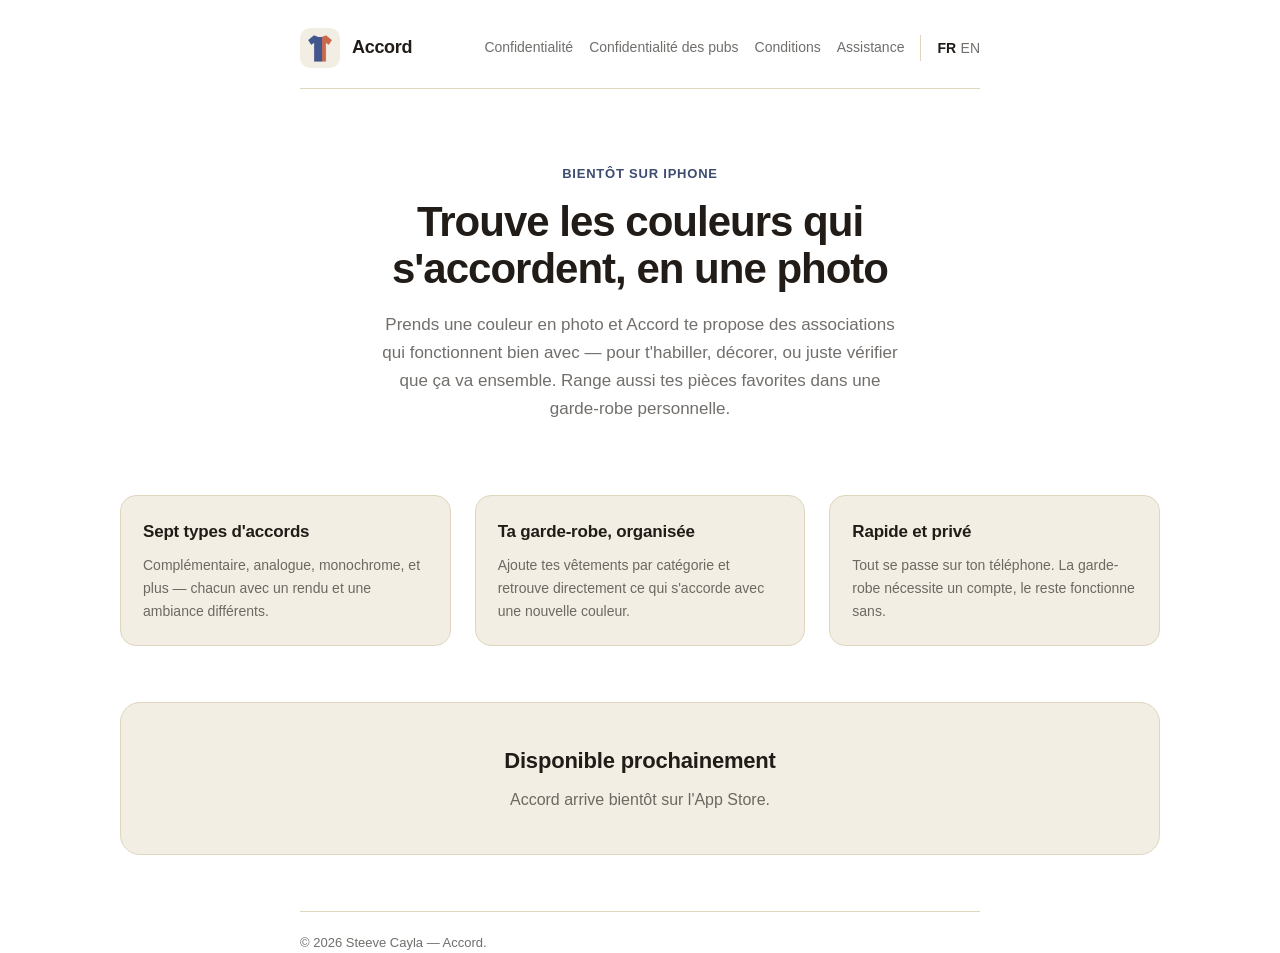
<file: index.html>
<!DOCTYPE html>
<html lang="fr">
<head>
  <meta charset="utf-8">
  <meta name="viewport" content="width=device-width, initial-scale=1">
  <title>Accord — Assortis tes couleurs</title>
  <meta name="description" content="Accord t'aide à trouver les couleurs qui s'accordent bien à partir d'une photo, et à organiser ta garde-robe personnelle.">
  <link rel="stylesheet" href="style.css">
  <link rel="icon" type="image/png" href="icon.png">
</head>
<body class="landing">
  <header>
    <img class="mark" src="icon.png" alt="Accord">
    <span class="name">Accord</span>
    <nav>
      <a href="privacy.html">Confidentialité</a>
      <a href="ad-privacy.html">Confidentialité des pubs</a>
      <a href="terms.html">Conditions</a>
      <a href="support.html">Assistance</a>
      <span class="lang-switch"><a class="current" href="index.html">FR</a> <a href="index-en.html">EN</a></span>
    </nav>
  </header>

  <main class="landing-main">
    <section class="hero">
      <p class="eyebrow">Bientôt sur iPhone</p>
      <h1>Trouve les couleurs qui s'accordent, en une photo</h1>
      <p class="lead">Prends une couleur en photo et Accord te propose des associations qui fonctionnent bien avec — pour t'habiller, décorer, ou juste vérifier que ça va ensemble. Range aussi tes pièces favorites dans une garde-robe personnelle.</p>
    </section>

    <section class="features">
      <div class="feature">
        <h2>Sept types d'accords</h2>
        <p>Complémentaire, analogue, monochrome, et plus — chacun avec un rendu et une ambiance différents.</p>
      </div>
      <div class="feature">
        <h2>Ta garde-robe, organisée</h2>
        <p>Ajoute tes vêtements par catégorie et retrouve directement ce qui s'accorde avec une nouvelle couleur.</p>
      </div>
      <div class="feature">
        <h2>Rapide et privé</h2>
        <p>Tout se passe sur ton téléphone. La garde-robe nécessite un compte, le reste fonctionne sans.</p>
      </div>
    </section>

    <section class="cta">
      <h2>Disponible prochainement</h2>
      <p>Accord arrive bientôt sur l'App Store.</p>
    </section>
  </main>

  <footer>© 2026 Steeve Cayla — Accord.</footer>
</body>
</html>
</file>
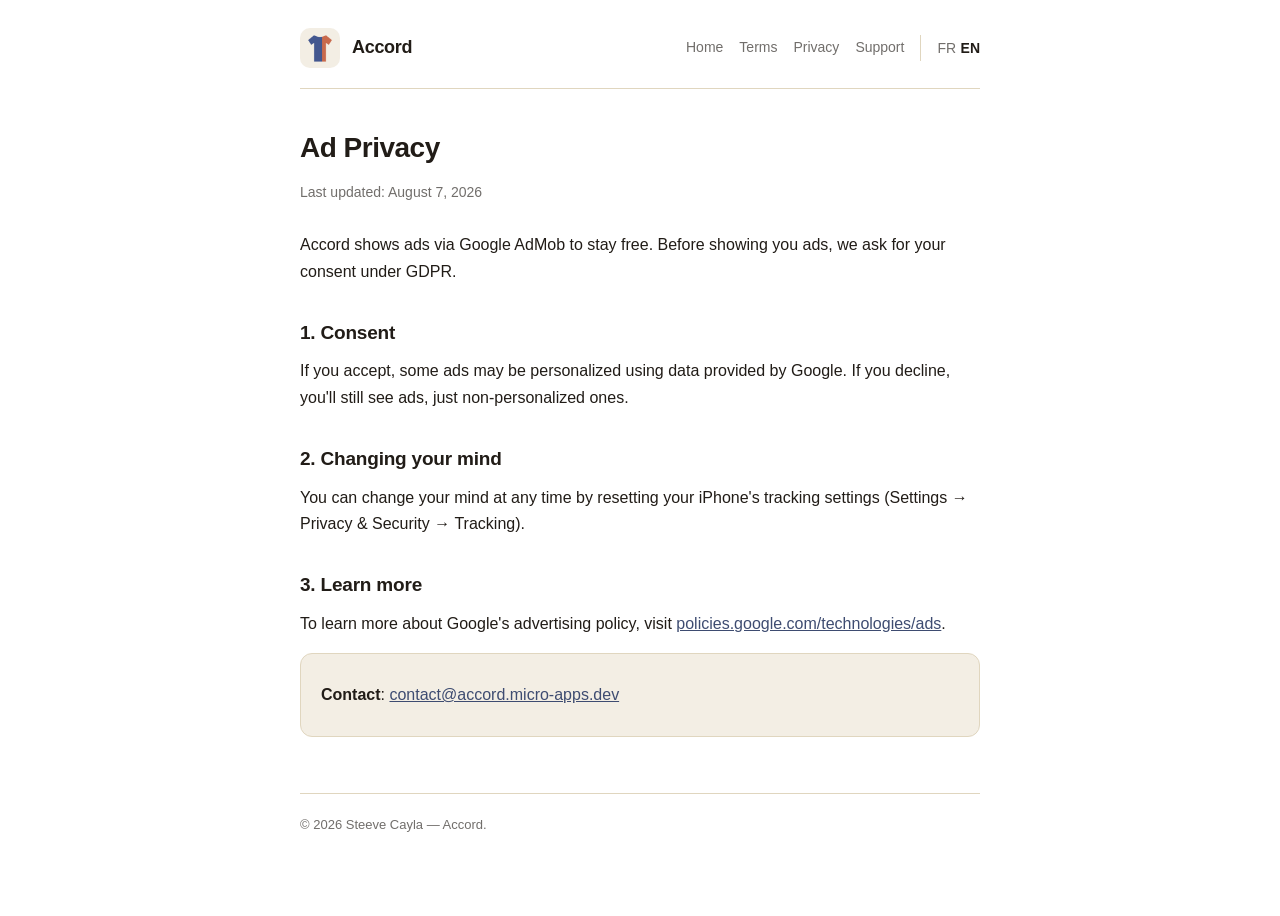
<file: ad-privacy-en.html>
<!DOCTYPE html>
<html lang="en">
<head>
  <meta charset="utf-8">
  <meta name="viewport" content="width=device-width, initial-scale=1">
  <title>Ad Privacy — Accord</title>
  <link rel="stylesheet" href="style.css">
  <link rel="icon" type="image/png" href="icon.png">
</head>
<body>
  <header>
    <img class="mark" src="icon.png" alt="Accord">
    <span class="name">Accord</span>
    <nav>
      <a href="index-en.html">Home</a>
      <a href="terms-en.html">Terms</a>
      <a href="privacy-en.html">Privacy</a>
      <a href="support-en.html">Support</a>
      <span class="lang-switch"><a href="ad-privacy.html">FR</a> <a class="current" href="ad-privacy-en.html">EN</a></span>
    </nav>
  </header>
  <main>
    <h1>Ad Privacy</h1>
    <p class="updated">Last updated: August 7, 2026</p>

    <p>Accord shows ads via Google AdMob to stay free. Before showing you ads, we ask for your consent under GDPR.</p>

    <h2>1. Consent</h2>
    <p>If you accept, some ads may be personalized using data provided by Google. If you decline, you'll still see ads, just non-personalized ones.</p>

    <h2>2. Changing your mind</h2>
    <p>You can change your mind at any time by resetting your iPhone's tracking settings (Settings → Privacy & Security → Tracking).</p>

    <h2>3. Learn more</h2>
    <p>To learn more about Google's advertising policy, visit <a href="https://policies.google.com/technologies/ads">policies.google.com/technologies/ads</a>.</p>

    <div class="card">
      <p><strong>Contact</strong>: <a href="mailto:contact@accord.micro-apps.dev">contact@accord.micro-apps.dev</a></p>
    </div>
  </main>
  <footer>© 2026 Steeve Cayla — Accord.</footer>
</body>
</html>
</file>
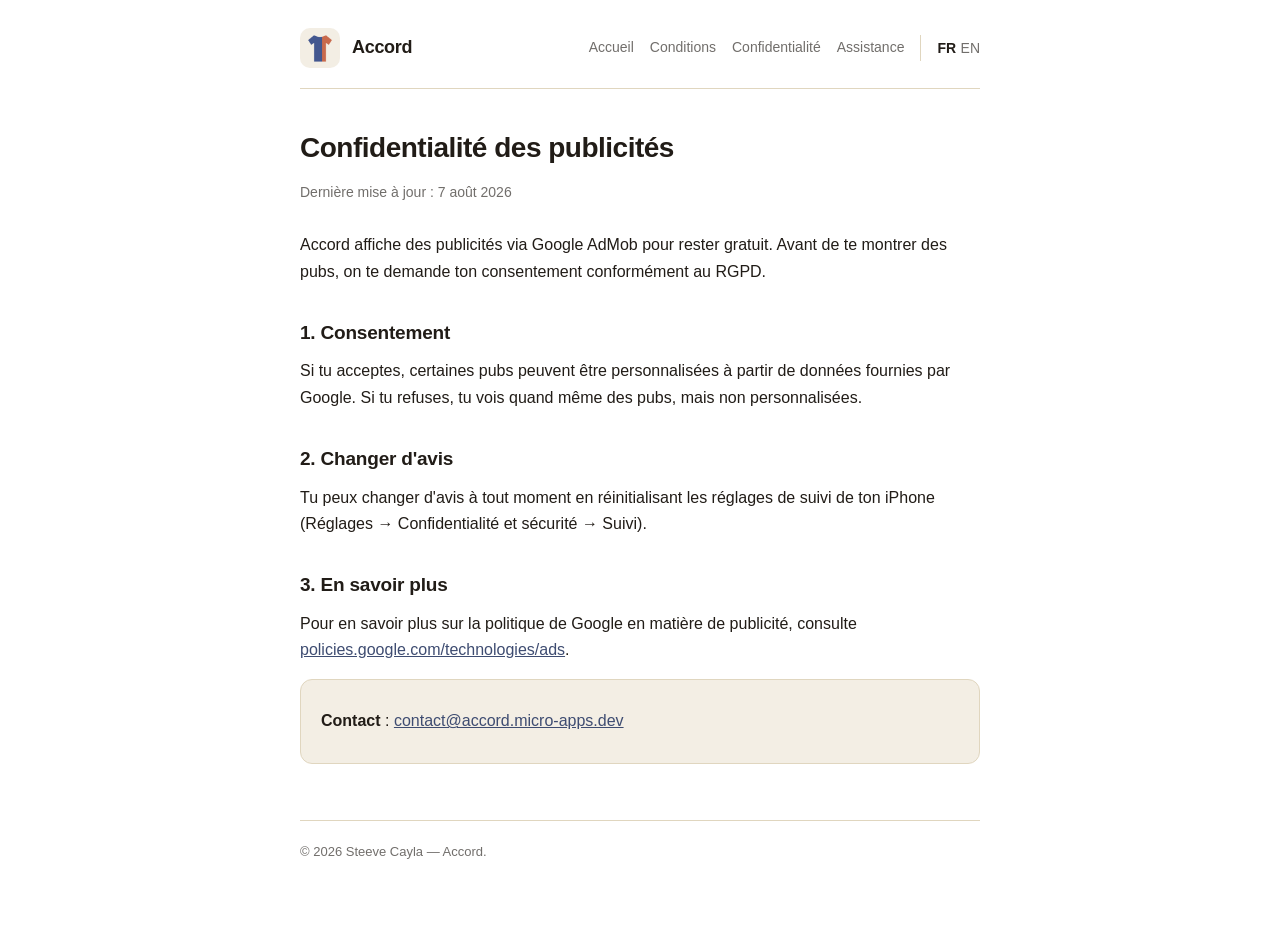
<file: ad-privacy.html>
<!DOCTYPE html>
<html lang="fr">
<head>
  <meta charset="utf-8">
  <meta name="viewport" content="width=device-width, initial-scale=1">
  <title>Confidentialité des pubs — Accord</title>
  <link rel="stylesheet" href="style.css">
  <link rel="icon" type="image/png" href="icon.png">
</head>
<body>
  <header>
    <img class="mark" src="icon.png" alt="Accord">
    <span class="name">Accord</span>
    <nav>
      <a href="index.html">Accueil</a>
      <a href="terms.html">Conditions</a>
      <a href="privacy.html">Confidentialité</a>
      <a href="support.html">Assistance</a>
      <span class="lang-switch"><a class="current" href="ad-privacy.html">FR</a> <a href="ad-privacy-en.html">EN</a></span>
    </nav>
  </header>
  <main>
    <h1>Confidentialité des publicités</h1>
    <p class="updated">Dernière mise à jour : 7 août 2026</p>

    <p>Accord affiche des publicités via Google AdMob pour rester gratuit. Avant de te montrer des pubs, on te demande ton consentement conformément au RGPD.</p>

    <h2>1. Consentement</h2>
    <p>Si tu acceptes, certaines pubs peuvent être personnalisées à partir de données fournies par Google. Si tu refuses, tu vois quand même des pubs, mais non personnalisées.</p>

    <h2>2. Changer d'avis</h2>
    <p>Tu peux changer d'avis à tout moment en réinitialisant les réglages de suivi de ton iPhone (Réglages → Confidentialité et sécurité → Suivi).</p>

    <h2>3. En savoir plus</h2>
    <p>Pour en savoir plus sur la politique de Google en matière de publicité, consulte <a href="https://policies.google.com/technologies/ads">policies.google.com/technologies/ads</a>.</p>

    <div class="card">
      <p><strong>Contact</strong> : <a href="mailto:contact@accord.micro-apps.dev">contact@accord.micro-apps.dev</a></p>
    </div>
  </main>
  <footer>© 2026 Steeve Cayla — Accord.</footer>
</body>
</html>
</file>
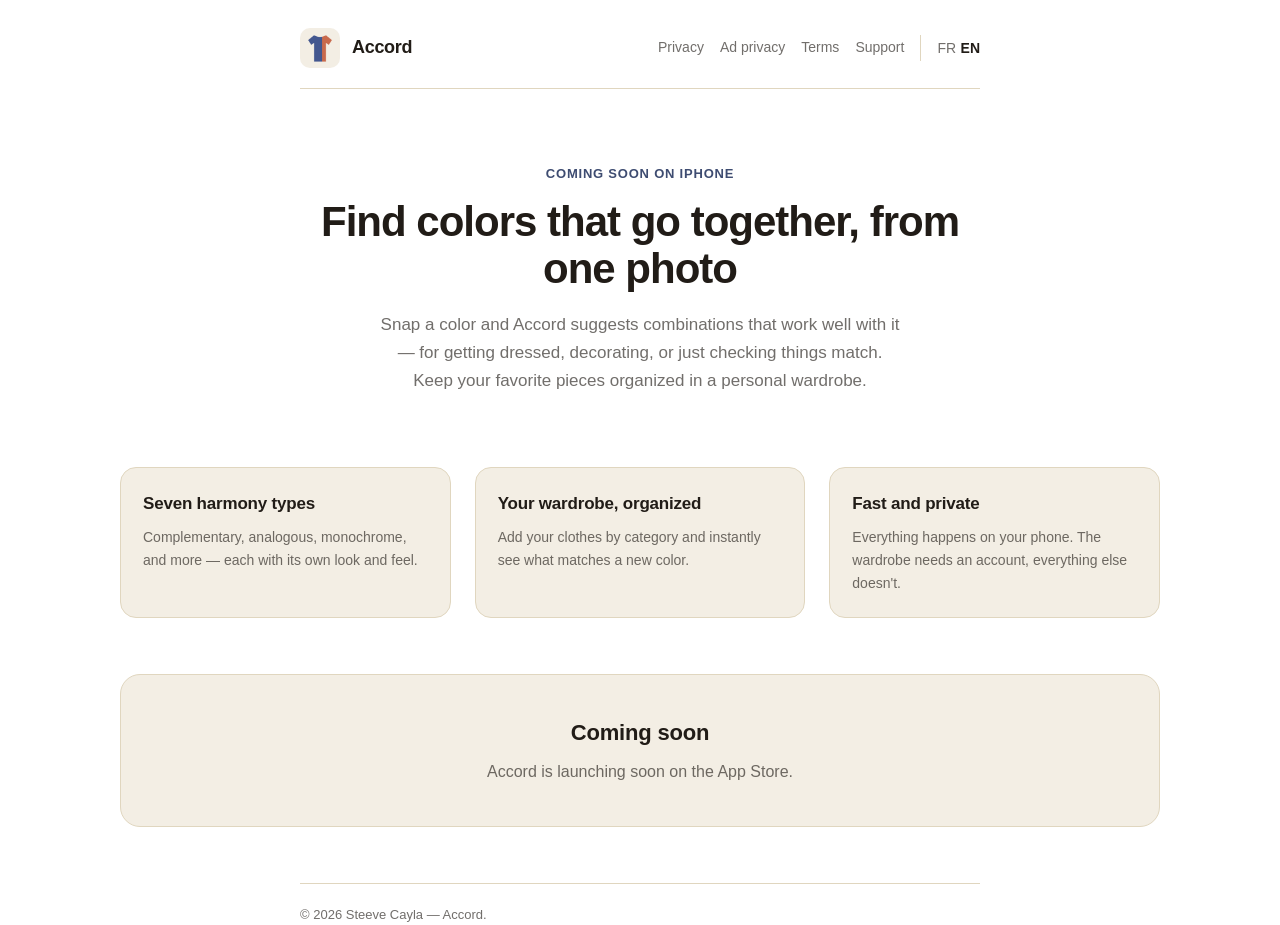
<file: index-en.html>
<!DOCTYPE html>
<html lang="en">
<head>
  <meta charset="utf-8">
  <meta name="viewport" content="width=device-width, initial-scale=1">
  <title>Accord — Match your colors</title>
  <meta name="description" content="Accord helps you find colors that go well together from a photo, and organize your personal wardrobe.">
  <link rel="stylesheet" href="style.css">
  <link rel="icon" type="image/png" href="icon.png">
</head>
<body class="landing">
  <header>
    <img class="mark" src="icon.png" alt="Accord">
    <span class="name">Accord</span>
    <nav>
      <a href="privacy-en.html">Privacy</a>
      <a href="ad-privacy-en.html">Ad privacy</a>
      <a href="terms-en.html">Terms</a>
      <a href="support-en.html">Support</a>
      <span class="lang-switch"><a href="index.html">FR</a> <a class="current" href="index-en.html">EN</a></span>
    </nav>
  </header>

  <main class="landing-main">
    <section class="hero">
      <p class="eyebrow">Coming soon on iPhone</p>
      <h1>Find colors that go together, from one photo</h1>
      <p class="lead">Snap a color and Accord suggests combinations that work well with it — for getting dressed, decorating, or just checking things match. Keep your favorite pieces organized in a personal wardrobe.</p>
    </section>

    <section class="features">
      <div class="feature">
        <h2>Seven harmony types</h2>
        <p>Complementary, analogous, monochrome, and more — each with its own look and feel.</p>
      </div>
      <div class="feature">
        <h2>Your wardrobe, organized</h2>
        <p>Add your clothes by category and instantly see what matches a new color.</p>
      </div>
      <div class="feature">
        <h2>Fast and private</h2>
        <p>Everything happens on your phone. The wardrobe needs an account, everything else doesn't.</p>
      </div>
    </section>

    <section class="cta">
      <h2>Coming soon</h2>
      <p>Accord is launching soon on the App Store.</p>
    </section>
  </main>

  <footer>© 2026 Steeve Cayla — Accord.</footer>
</body>
</html>
</file>
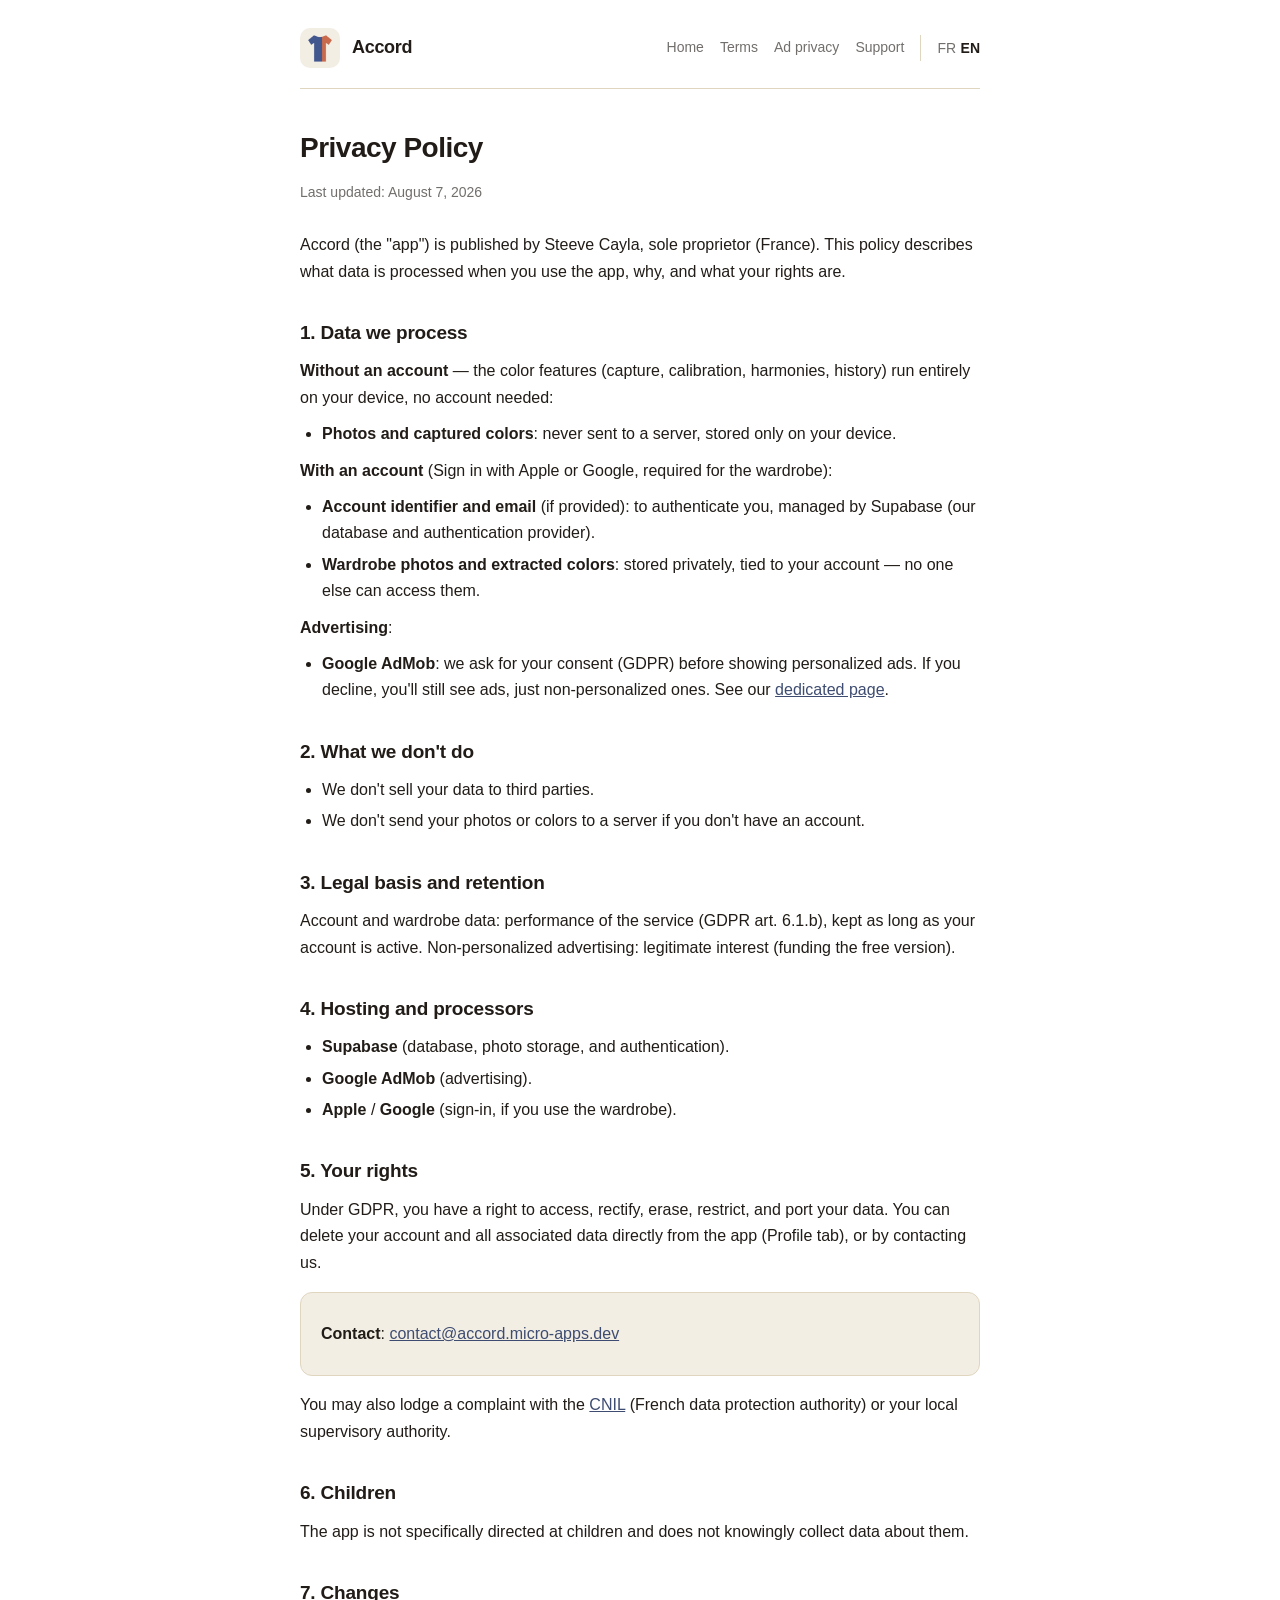
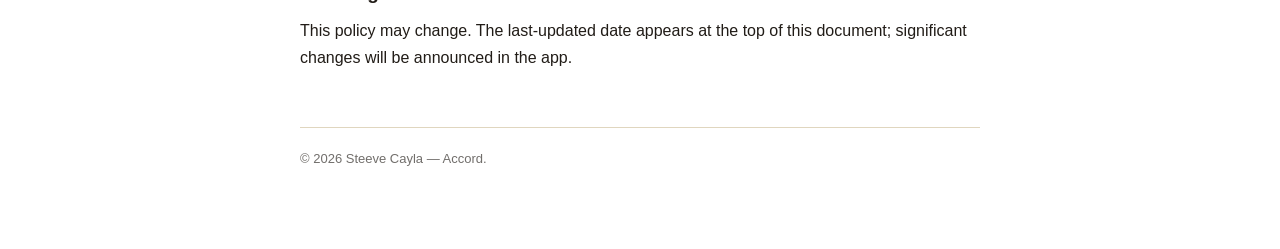
<file: privacy-en.html>
<!DOCTYPE html>
<html lang="en">
<head>
  <meta charset="utf-8">
  <meta name="viewport" content="width=device-width, initial-scale=1">
  <title>Privacy Policy — Accord</title>
  <link rel="stylesheet" href="style.css">
  <link rel="icon" type="image/png" href="icon.png">
</head>
<body>
  <header>
    <img class="mark" src="icon.png" alt="Accord">
    <span class="name">Accord</span>
    <nav>
      <a href="index-en.html">Home</a>
      <a href="terms-en.html">Terms</a>
      <a href="ad-privacy-en.html">Ad privacy</a>
      <a href="support-en.html">Support</a>
      <span class="lang-switch"><a href="privacy.html">FR</a> <a class="current" href="privacy-en.html">EN</a></span>
    </nav>
  </header>
  <main>
    <h1>Privacy Policy</h1>
    <p class="updated">Last updated: August 7, 2026</p>

    <p>Accord (the "app") is published by Steeve Cayla, sole proprietor (France). This policy describes what data is processed when you use the app, why, and what your rights are.</p>

    <h2>1. Data we process</h2>
    <p><strong>Without an account</strong> — the color features (capture, calibration, harmonies, history) run entirely on your device, no account needed:</p>
    <ul>
      <li><strong>Photos and captured colors</strong>: never sent to a server, stored only on your device.</li>
    </ul>
    <p><strong>With an account</strong> (Sign in with Apple or Google, required for the wardrobe):</p>
    <ul>
      <li><strong>Account identifier and email</strong> (if provided): to authenticate you, managed by Supabase (our database and authentication provider).</li>
      <li><strong>Wardrobe photos and extracted colors</strong>: stored privately, tied to your account — no one else can access them.</li>
    </ul>
    <p><strong>Advertising</strong>:</p>
    <ul>
      <li><strong>Google AdMob</strong>: we ask for your consent (GDPR) before showing personalized ads. If you decline, you'll still see ads, just non-personalized ones. See our <a href="ad-privacy-en.html">dedicated page</a>.</li>
    </ul>

    <h2>2. What we don't do</h2>
    <ul>
      <li>We don't sell your data to third parties.</li>
      <li>We don't send your photos or colors to a server if you don't have an account.</li>
    </ul>

    <h2>3. Legal basis and retention</h2>
    <p>Account and wardrobe data: performance of the service (GDPR art. 6.1.b), kept as long as your account is active. Non-personalized advertising: legitimate interest (funding the free version).</p>

    <h2>4. Hosting and processors</h2>
    <ul>
      <li><strong>Supabase</strong> (database, photo storage, and authentication).</li>
      <li><strong>Google AdMob</strong> (advertising).</li>
      <li><strong>Apple</strong> / <strong>Google</strong> (sign-in, if you use the wardrobe).</li>
    </ul>

    <h2>5. Your rights</h2>
    <p>Under GDPR, you have a right to access, rectify, erase, restrict, and port your data. You can delete your account and all associated data directly from the app (Profile tab), or by contacting us.</p>
    <div class="card">
      <p><strong>Contact</strong>: <a href="mailto:contact@accord.micro-apps.dev">contact@accord.micro-apps.dev</a></p>
    </div>
    <p>You may also lodge a complaint with the <a href="https://www.cnil.fr">CNIL</a> (French data protection authority) or your local supervisory authority.</p>

    <h2>6. Children</h2>
    <p>The app is not specifically directed at children and does not knowingly collect data about them.</p>

    <h2>7. Changes</h2>
    <p>This policy may change. The last-updated date appears at the top of this document; significant changes will be announced in the app.</p>
  </main>
  <footer>© 2026 Steeve Cayla — Accord.</footer>
</body>
</html>
</file>
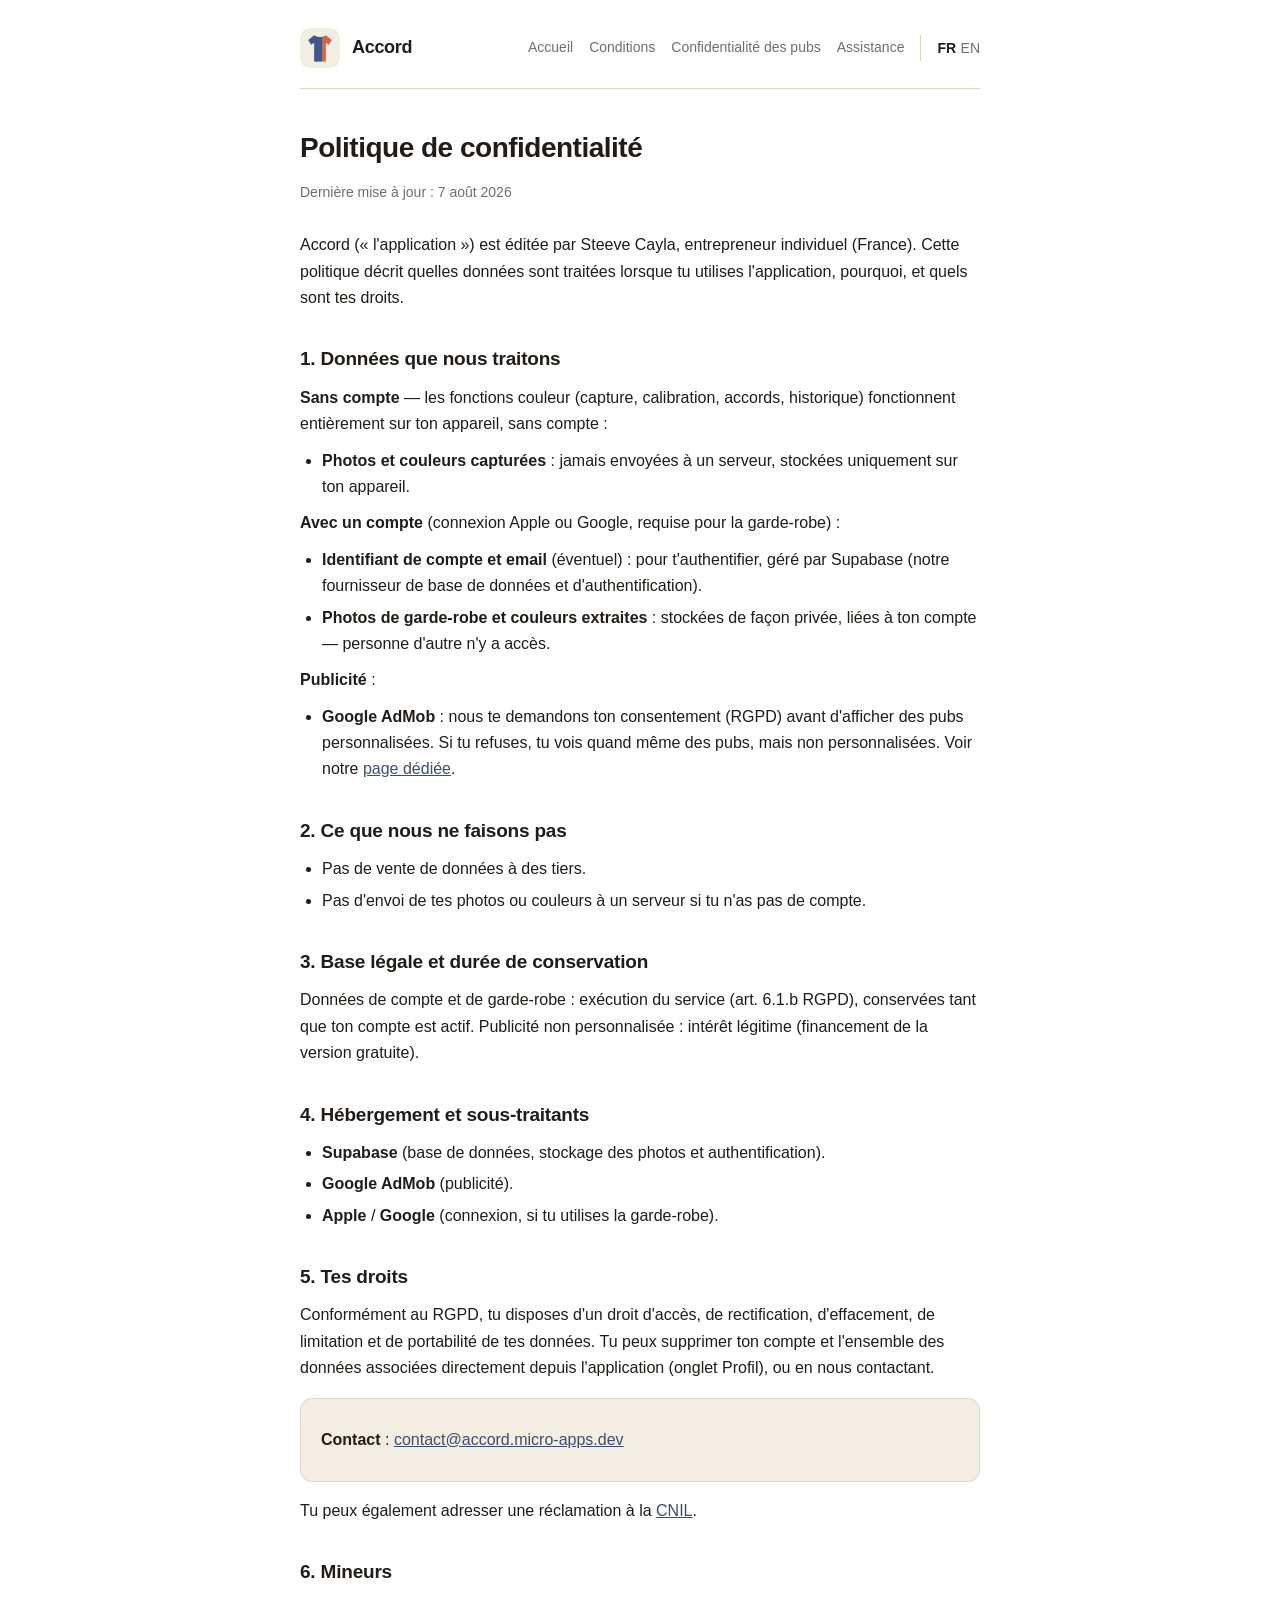
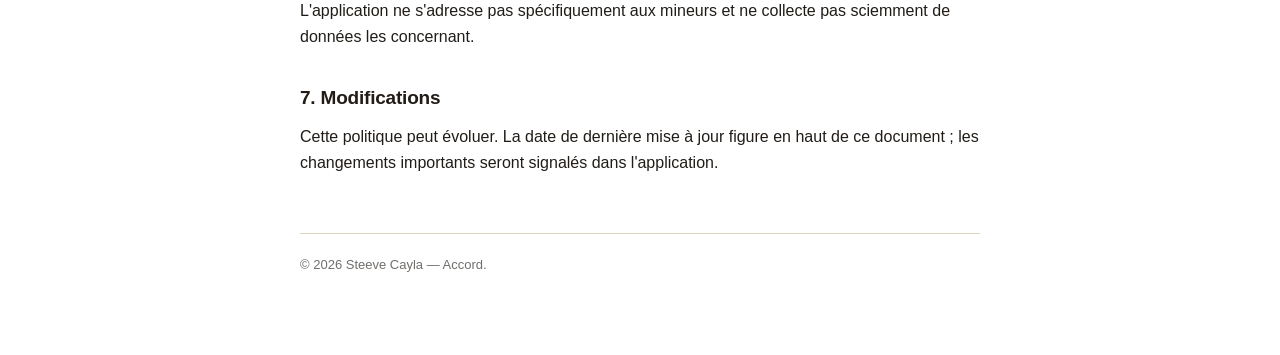
<file: privacy.html>
<!DOCTYPE html>
<html lang="fr">
<head>
  <meta charset="utf-8">
  <meta name="viewport" content="width=device-width, initial-scale=1">
  <title>Politique de confidentialité — Accord</title>
  <link rel="stylesheet" href="style.css">
  <link rel="icon" type="image/png" href="icon.png">
</head>
<body>
  <header>
    <img class="mark" src="icon.png" alt="Accord">
    <span class="name">Accord</span>
    <nav>
      <a href="index.html">Accueil</a>
      <a href="terms.html">Conditions</a>
      <a href="ad-privacy.html">Confidentialité des pubs</a>
      <a href="support.html">Assistance</a>
      <span class="lang-switch"><a class="current" href="privacy.html">FR</a> <a href="privacy-en.html">EN</a></span>
    </nav>
  </header>
  <main>
    <h1>Politique de confidentialité</h1>
    <p class="updated">Dernière mise à jour : 7 août 2026</p>

    <p>Accord (« l'application ») est éditée par Steeve Cayla, entrepreneur individuel (France). Cette politique décrit quelles données sont traitées lorsque tu utilises l'application, pourquoi, et quels sont tes droits.</p>

    <h2>1. Données que nous traitons</h2>
    <p><strong>Sans compte</strong> — les fonctions couleur (capture, calibration, accords, historique) fonctionnent entièrement sur ton appareil, sans compte :</p>
    <ul>
      <li><strong>Photos et couleurs capturées</strong> : jamais envoyées à un serveur, stockées uniquement sur ton appareil.</li>
    </ul>
    <p><strong>Avec un compte</strong> (connexion Apple ou Google, requise pour la garde-robe) :</p>
    <ul>
      <li><strong>Identifiant de compte et email</strong> (éventuel) : pour t'authentifier, géré par Supabase (notre fournisseur de base de données et d'authentification).</li>
      <li><strong>Photos de garde-robe et couleurs extraites</strong> : stockées de façon privée, liées à ton compte — personne d'autre n'y a accès.</li>
    </ul>
    <p><strong>Publicité</strong> :</p>
    <ul>
      <li><strong>Google AdMob</strong> : nous te demandons ton consentement (RGPD) avant d'afficher des pubs personnalisées. Si tu refuses, tu vois quand même des pubs, mais non personnalisées. Voir notre <a href="ad-privacy.html">page dédiée</a>.</li>
    </ul>

    <h2>2. Ce que nous ne faisons pas</h2>
    <ul>
      <li>Pas de vente de données à des tiers.</li>
      <li>Pas d'envoi de tes photos ou couleurs à un serveur si tu n'as pas de compte.</li>
    </ul>

    <h2>3. Base légale et durée de conservation</h2>
    <p>Données de compte et de garde-robe : exécution du service (art. 6.1.b RGPD), conservées tant que ton compte est actif. Publicité non personnalisée : intérêt légitime (financement de la version gratuite).</p>

    <h2>4. Hébergement et sous-traitants</h2>
    <ul>
      <li><strong>Supabase</strong> (base de données, stockage des photos et authentification).</li>
      <li><strong>Google AdMob</strong> (publicité).</li>
      <li><strong>Apple</strong> / <strong>Google</strong> (connexion, si tu utilises la garde-robe).</li>
    </ul>

    <h2>5. Tes droits</h2>
    <p>Conformément au RGPD, tu disposes d'un droit d'accès, de rectification, d'effacement, de limitation et de portabilité de tes données. Tu peux supprimer ton compte et l'ensemble des données associées directement depuis l'application (onglet Profil), ou en nous contactant.</p>
    <div class="card">
      <p><strong>Contact</strong> : <a href="mailto:contact@accord.micro-apps.dev">contact@accord.micro-apps.dev</a></p>
    </div>
    <p>Tu peux également adresser une réclamation à la <a href="https://www.cnil.fr">CNIL</a>.</p>

    <h2>6. Mineurs</h2>
    <p>L'application ne s'adresse pas spécifiquement aux mineurs et ne collecte pas sciemment de données les concernant.</p>

    <h2>7. Modifications</h2>
    <p>Cette politique peut évoluer. La date de dernière mise à jour figure en haut de ce document ; les changements importants seront signalés dans l'application.</p>
  </main>
  <footer>© 2026 Steeve Cayla — Accord.</footer>
</body>
</html>
</file>
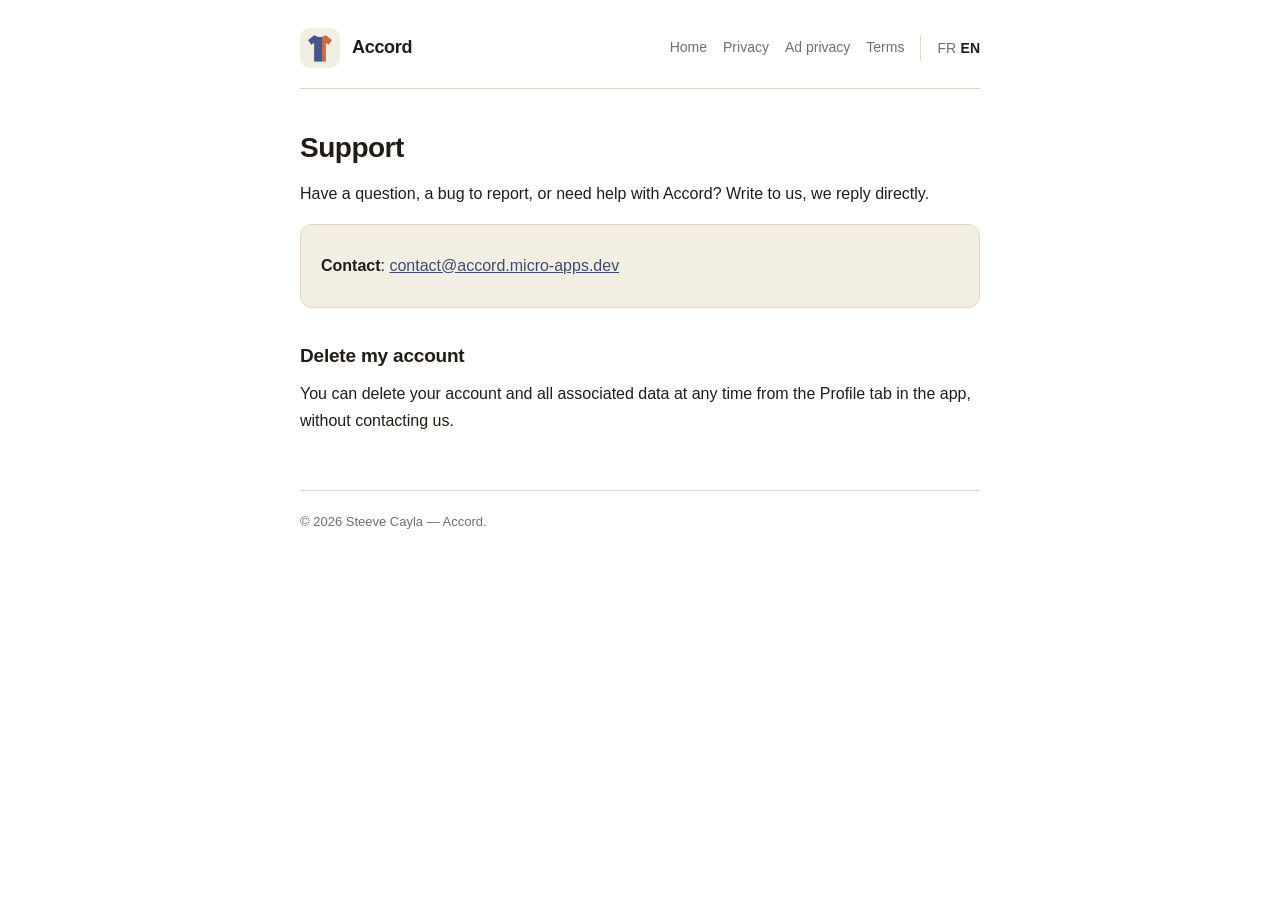
<file: support-en.html>
<!DOCTYPE html>
<html lang="en">
<head>
  <meta charset="utf-8">
  <meta name="viewport" content="width=device-width, initial-scale=1">
  <title>Support — Accord</title>
  <link rel="stylesheet" href="style.css">
  <link rel="icon" type="image/png" href="icon.png">
</head>
<body>
  <header>
    <img class="mark" src="icon.png" alt="Accord">
    <span class="name">Accord</span>
    <nav>
      <a href="index-en.html">Home</a>
      <a href="privacy-en.html">Privacy</a>
      <a href="ad-privacy-en.html">Ad privacy</a>
      <a href="terms-en.html">Terms</a>
      <span class="lang-switch"><a href="support.html">FR</a> <a class="current" href="support-en.html">EN</a></span>
    </nav>
  </header>
  <main>
    <h1>Support</h1>
    <p>Have a question, a bug to report, or need help with Accord? Write to us, we reply directly.</p>

    <div class="card">
      <p><strong>Contact</strong>: <a href="mailto:contact@accord.micro-apps.dev">contact@accord.micro-apps.dev</a></p>
    </div>

    <h2>Delete my account</h2>
    <p>You can delete your account and all associated data at any time from the Profile tab in the app, without contacting us.</p>
  </main>
  <footer>© 2026 Steeve Cayla — Accord.</footer>
</body>
</html>
</file>
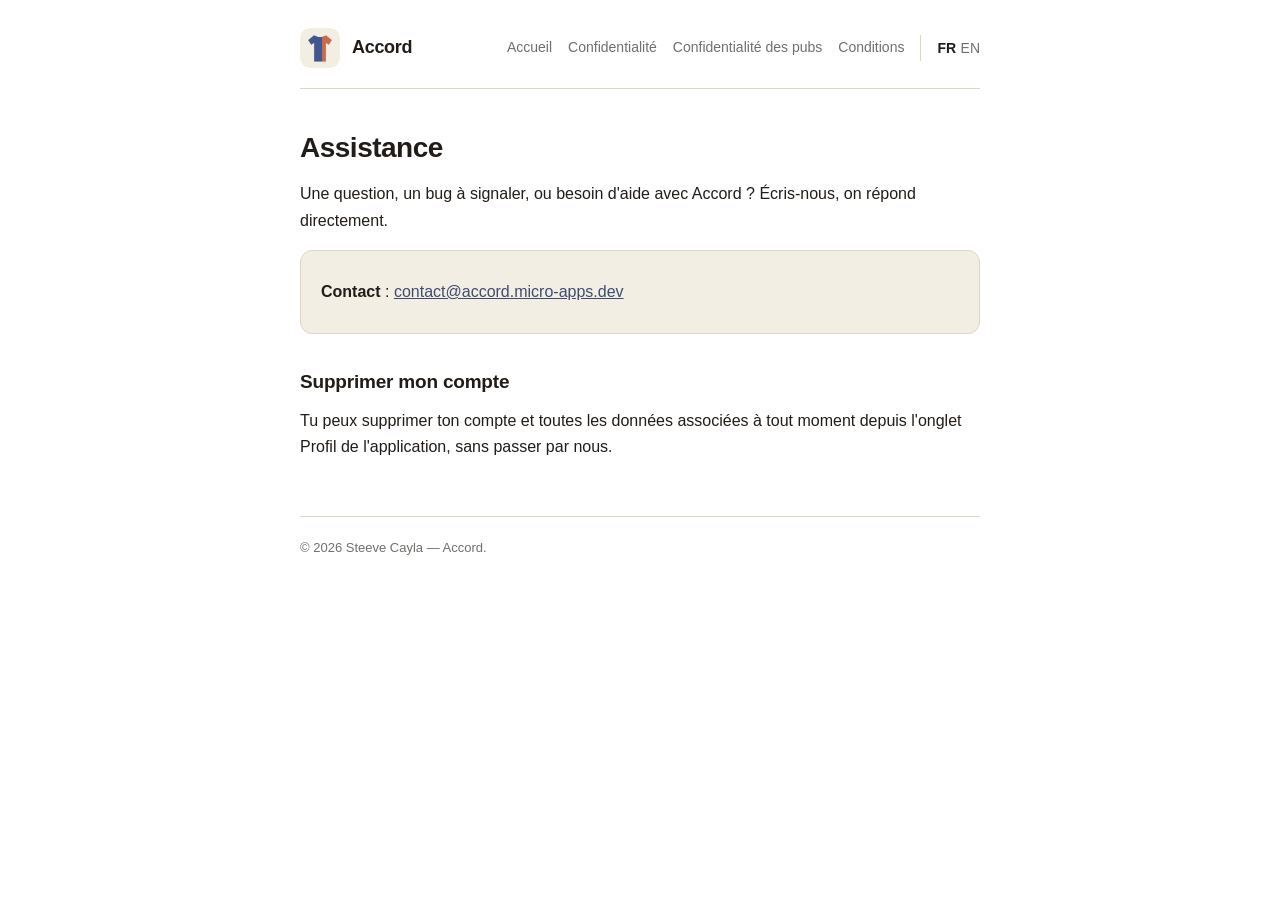
<file: support.html>
<!DOCTYPE html>
<html lang="fr">
<head>
  <meta charset="utf-8">
  <meta name="viewport" content="width=device-width, initial-scale=1">
  <title>Assistance — Accord</title>
  <link rel="stylesheet" href="style.css">
  <link rel="icon" type="image/png" href="icon.png">
</head>
<body>
  <header>
    <img class="mark" src="icon.png" alt="Accord">
    <span class="name">Accord</span>
    <nav>
      <a href="index.html">Accueil</a>
      <a href="privacy.html">Confidentialité</a>
      <a href="ad-privacy.html">Confidentialité des pubs</a>
      <a href="terms.html">Conditions</a>
      <span class="lang-switch"><a class="current" href="support.html">FR</a> <a href="support-en.html">EN</a></span>
    </nav>
  </header>
  <main>
    <h1>Assistance</h1>
    <p>Une question, un bug à signaler, ou besoin d'aide avec Accord ? Écris-nous, on répond directement.</p>

    <div class="card">
      <p><strong>Contact</strong> : <a href="mailto:contact@accord.micro-apps.dev">contact@accord.micro-apps.dev</a></p>
    </div>

    <h2>Supprimer mon compte</h2>
    <p>Tu peux supprimer ton compte et toutes les données associées à tout moment depuis l'onglet Profil de l'application, sans passer par nous.</p>
  </main>
  <footer>© 2026 Steeve Cayla — Accord.</footer>
</body>
</html>
</file>
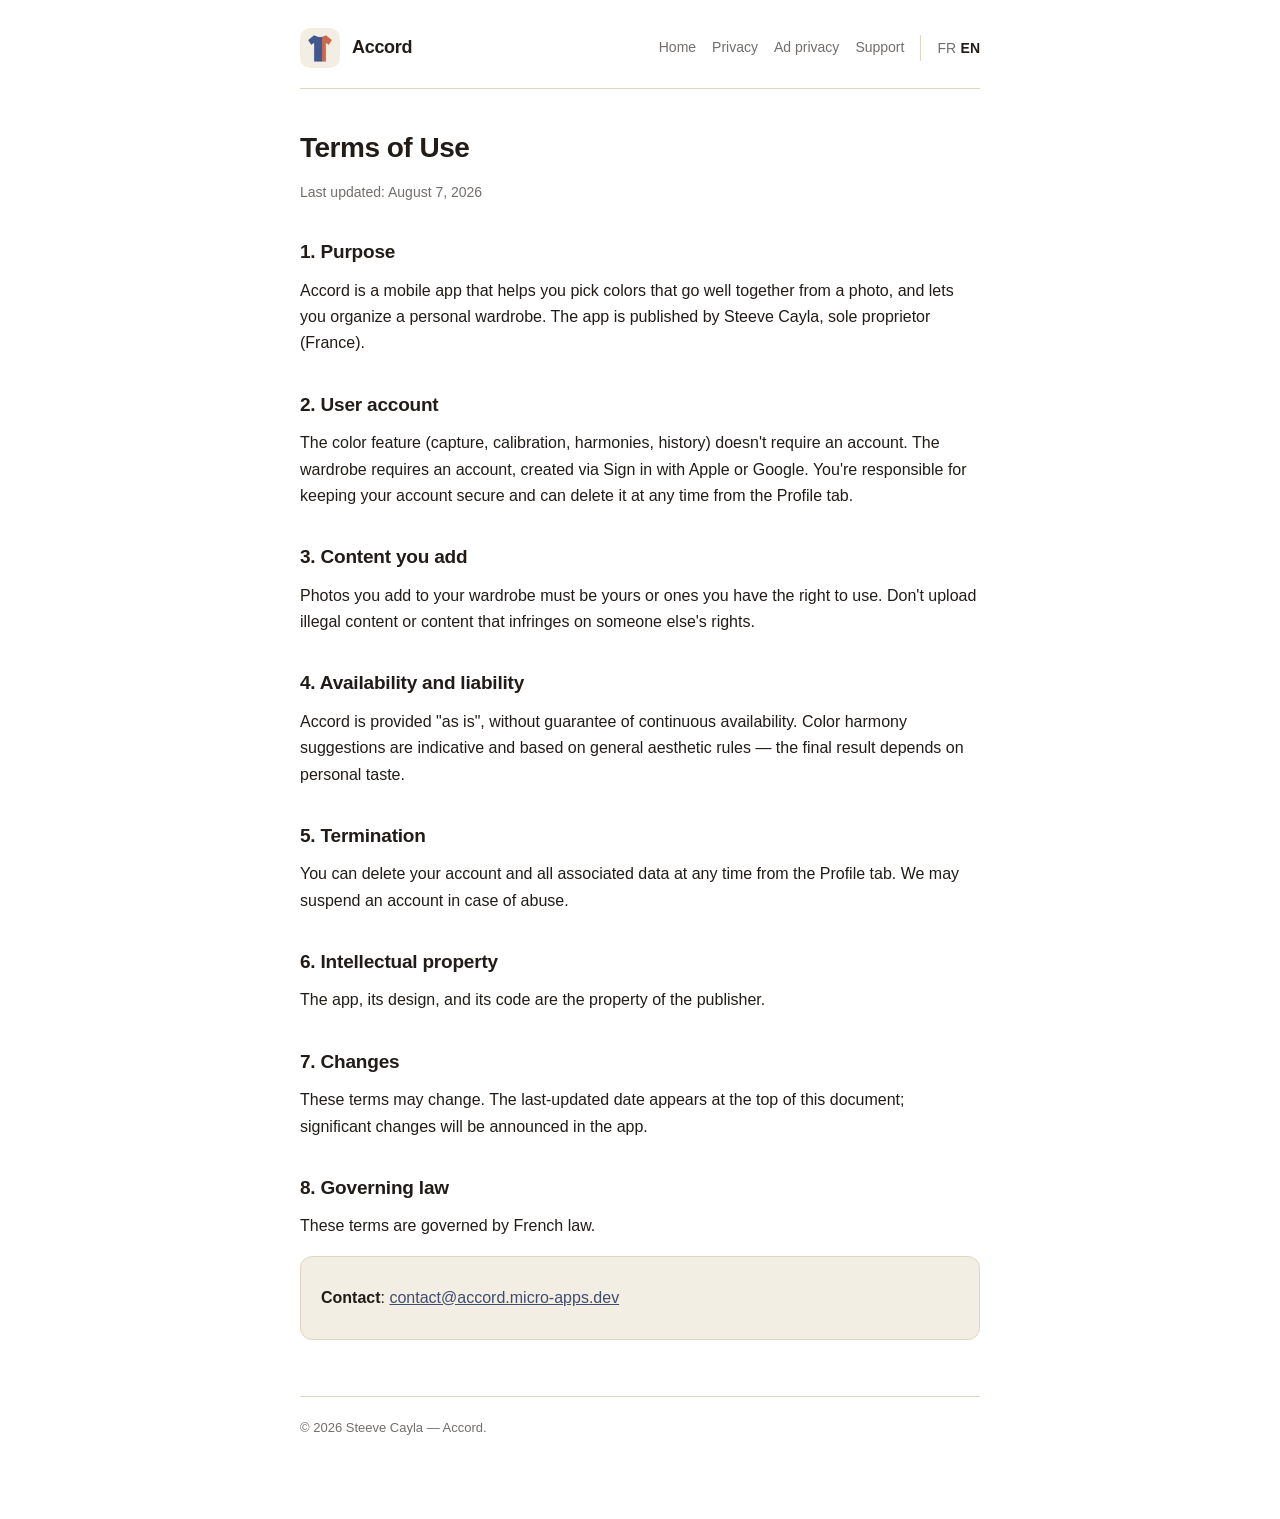
<file: terms-en.html>
<!DOCTYPE html>
<html lang="en">
<head>
  <meta charset="utf-8">
  <meta name="viewport" content="width=device-width, initial-scale=1">
  <title>Terms of Use — Accord</title>
  <link rel="stylesheet" href="style.css">
  <link rel="icon" type="image/png" href="icon.png">
</head>
<body>
  <header>
    <img class="mark" src="icon.png" alt="Accord">
    <span class="name">Accord</span>
    <nav>
      <a href="index-en.html">Home</a>
      <a href="privacy-en.html">Privacy</a>
      <a href="ad-privacy-en.html">Ad privacy</a>
      <a href="support-en.html">Support</a>
      <span class="lang-switch"><a href="terms.html">FR</a> <a class="current" href="terms-en.html">EN</a></span>
    </nav>
  </header>
  <main>
    <h1>Terms of Use</h1>
    <p class="updated">Last updated: August 7, 2026</p>

    <h2>1. Purpose</h2>
    <p>Accord is a mobile app that helps you pick colors that go well together from a photo, and lets you organize a personal wardrobe. The app is published by Steeve Cayla, sole proprietor (France).</p>

    <h2>2. User account</h2>
    <p>The color feature (capture, calibration, harmonies, history) doesn't require an account. The wardrobe requires an account, created via Sign in with Apple or Google. You're responsible for keeping your account secure and can delete it at any time from the Profile tab.</p>

    <h2>3. Content you add</h2>
    <p>Photos you add to your wardrobe must be yours or ones you have the right to use. Don't upload illegal content or content that infringes on someone else's rights.</p>

    <h2>4. Availability and liability</h2>
    <p>Accord is provided "as is", without guarantee of continuous availability. Color harmony suggestions are indicative and based on general aesthetic rules — the final result depends on personal taste.</p>

    <h2>5. Termination</h2>
    <p>You can delete your account and all associated data at any time from the Profile tab. We may suspend an account in case of abuse.</p>

    <h2>6. Intellectual property</h2>
    <p>The app, its design, and its code are the property of the publisher.</p>

    <h2>7. Changes</h2>
    <p>These terms may change. The last-updated date appears at the top of this document; significant changes will be announced in the app.</p>

    <h2>8. Governing law</h2>
    <p>These terms are governed by French law.</p>

    <div class="card">
      <p><strong>Contact</strong>: <a href="mailto:contact@accord.micro-apps.dev">contact@accord.micro-apps.dev</a></p>
    </div>
  </main>
  <footer>© 2026 Steeve Cayla — Accord.</footer>
</body>
</html>
</file>
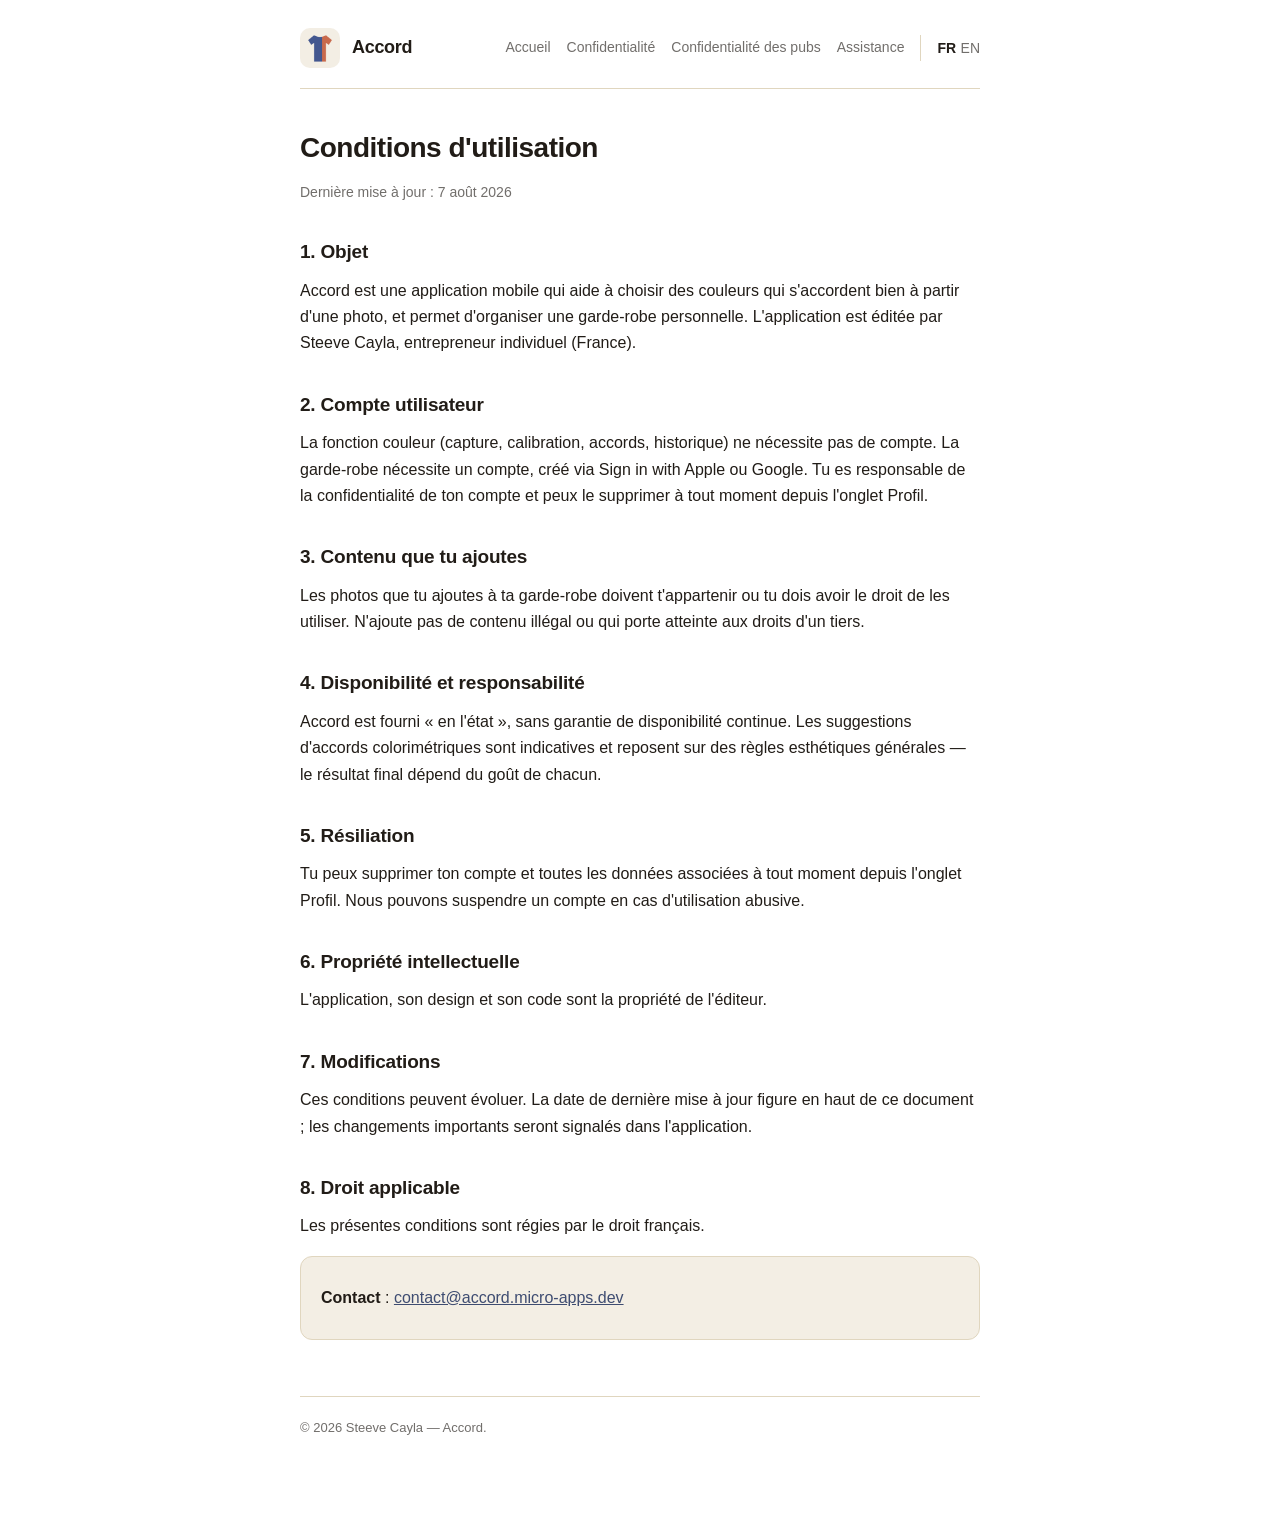
<file: terms.html>
<!DOCTYPE html>
<html lang="fr">
<head>
  <meta charset="utf-8">
  <meta name="viewport" content="width=device-width, initial-scale=1">
  <title>Conditions d'utilisation — Accord</title>
  <link rel="stylesheet" href="style.css">
  <link rel="icon" type="image/png" href="icon.png">
</head>
<body>
  <header>
    <img class="mark" src="icon.png" alt="Accord">
    <span class="name">Accord</span>
    <nav>
      <a href="index.html">Accueil</a>
      <a href="privacy.html">Confidentialité</a>
      <a href="ad-privacy.html">Confidentialité des pubs</a>
      <a href="support.html">Assistance</a>
      <span class="lang-switch"><a class="current" href="terms.html">FR</a> <a href="terms-en.html">EN</a></span>
    </nav>
  </header>
  <main>
    <h1>Conditions d'utilisation</h1>
    <p class="updated">Dernière mise à jour : 7 août 2026</p>

    <h2>1. Objet</h2>
    <p>Accord est une application mobile qui aide à choisir des couleurs qui s'accordent bien à partir d'une photo, et permet d'organiser une garde-robe personnelle. L'application est éditée par Steeve Cayla, entrepreneur individuel (France).</p>

    <h2>2. Compte utilisateur</h2>
    <p>La fonction couleur (capture, calibration, accords, historique) ne nécessite pas de compte. La garde-robe nécessite un compte, créé via Sign in with Apple ou Google. Tu es responsable de la confidentialité de ton compte et peux le supprimer à tout moment depuis l'onglet Profil.</p>

    <h2>3. Contenu que tu ajoutes</h2>
    <p>Les photos que tu ajoutes à ta garde-robe doivent t'appartenir ou tu dois avoir le droit de les utiliser. N'ajoute pas de contenu illégal ou qui porte atteinte aux droits d'un tiers.</p>

    <h2>4. Disponibilité et responsabilité</h2>
    <p>Accord est fourni « en l'état », sans garantie de disponibilité continue. Les suggestions d'accords colorimétriques sont indicatives et reposent sur des règles esthétiques générales — le résultat final dépend du goût de chacun.</p>

    <h2>5. Résiliation</h2>
    <p>Tu peux supprimer ton compte et toutes les données associées à tout moment depuis l'onglet Profil. Nous pouvons suspendre un compte en cas d'utilisation abusive.</p>

    <h2>6. Propriété intellectuelle</h2>
    <p>L'application, son design et son code sont la propriété de l'éditeur.</p>

    <h2>7. Modifications</h2>
    <p>Ces conditions peuvent évoluer. La date de dernière mise à jour figure en haut de ce document ; les changements importants seront signalés dans l'application.</p>

    <h2>8. Droit applicable</h2>
    <p>Les présentes conditions sont régies par le droit français.</p>

    <div class="card">
      <p><strong>Contact</strong> : <a href="mailto:contact@accord.micro-apps.dev">contact@accord.micro-apps.dev</a></p>
    </div>
  </main>
  <footer>© 2026 Steeve Cayla — Accord.</footer>
</body>
</html>
</file>
<file: style.css>
:root {
  --accent: #3E4C71;
  --text: #211C17;
  --text-soft: rgba(33,28,23,0.64);
  --bg: #ffffff;
  --surface: #F3EEE4;
  --border: #E0D6BF;
}
@media (prefers-color-scheme: dark) {
  :root {
    --text: #f2f0ec;
    --text-soft: #a3a09a;
    --bg: #171511;
    --surface: #211f1a;
    --border: #35322a;
  }
}
* { box-sizing: border-box; margin: 0; }
body {
  font-family: -apple-system, BlinkMacSystemFont, "Segoe UI", Roboto, sans-serif;
  color: var(--text);
  background: var(--bg);
  line-height: 1.65;
  padding: 0 20px 80px;
}
header {
  max-width: 680px;
  margin: 0 auto;
  padding: 28px 0 20px;
  display: flex;
  align-items: center;
  gap: 12px;
  border-bottom: 1px solid var(--border);
}
header .mark {
  width: 40px; height: 40px; border-radius: 10px;
  display: block;
}
header .name { font-weight: 800; font-size: 18px; letter-spacing: -0.3px; }
header nav { margin-left: auto; display: flex; align-items: center; gap: 16px; }
header nav a { color: var(--text-soft); text-decoration: none; font-size: 14px; }
header nav a:hover { color: var(--accent); }
header .lang-switch { border-left: 1px solid var(--border); padding-left: 16px; }
header .lang-switch a.current { color: var(--text); font-weight: 700; pointer-events: none; }
main { max-width: 680px; margin: 0 auto; }
h1 { font-size: 28px; letter-spacing: -0.5px; margin: 36px 0 6px; }
.updated { color: var(--text-soft); font-size: 14px; margin-bottom: 28px; }
h2 { font-size: 19px; margin: 32px 0 10px; letter-spacing: -0.2px; }
p, li { font-size: 16px; color: var(--text); }
p { margin: 10px 0; }
ul { padding-left: 22px; margin: 10px 0; }
li { margin: 5px 0; }
a { color: var(--accent); }
.card {
  background: var(--surface);
  border: 1px solid var(--border);
  border-radius: 12px;
  padding: 18px 20px;
  margin: 16px 0;
}
.muted { color: var(--text-soft); font-size: 14px; }
footer {
  max-width: 680px;
  margin: 56px auto 0;
  padding-top: 20px;
  border-top: 1px solid var(--border);
  color: var(--text-soft);
  font-size: 13px;
}

/* ---------- Landing page ---------- */
body.landing { padding-bottom: 0; }
.landing-main { max-width: 1040px; }

.hero {
  text-align: center;
  padding: 64px 0 56px;
  max-width: 640px;
  margin: 0 auto;
}
.eyebrow {
  color: var(--accent);
  font-size: 13px;
  font-weight: 700;
  letter-spacing: 0.06em;
  text-transform: uppercase;
  margin-bottom: 14px;
}
.hero h1 {
  font-size: 42px;
  line-height: 1.12;
  letter-spacing: -1px;
  margin: 0 0 18px;
  font-weight: 800;
}
.hero .lead {
  font-size: 17px;
  color: var(--text-soft);
  max-width: 520px;
  margin: 0 auto 8px;
}

.features {
  display: grid;
  grid-template-columns: repeat(3, 1fr);
  gap: 24px;
  padding: 8px 0 56px;
}
.feature { background: var(--surface); border: 1px solid var(--border); border-radius: 16px; padding: 22px; }
.feature h2 {
  font-size: 17px;
  margin: 0 0 8px;
}
.feature p {
  font-size: 14px;
  color: var(--text-soft);
  margin: 0;
}

.cta {
  text-align: center;
  background: var(--surface);
  border: 1px solid var(--border);
  border-radius: 20px;
  padding: 40px 24px;
  margin-bottom: 56px;
}
.cta h2 { font-size: 22px; margin: 0 0 8px; }
.cta p { color: var(--text-soft); margin: 0; }

@media (max-width: 640px) {
  .hero { padding-top: 44px; }
  .hero h1 { font-size: 30px; }
  .features { grid-template-columns: 1fr; }
}
</file>
